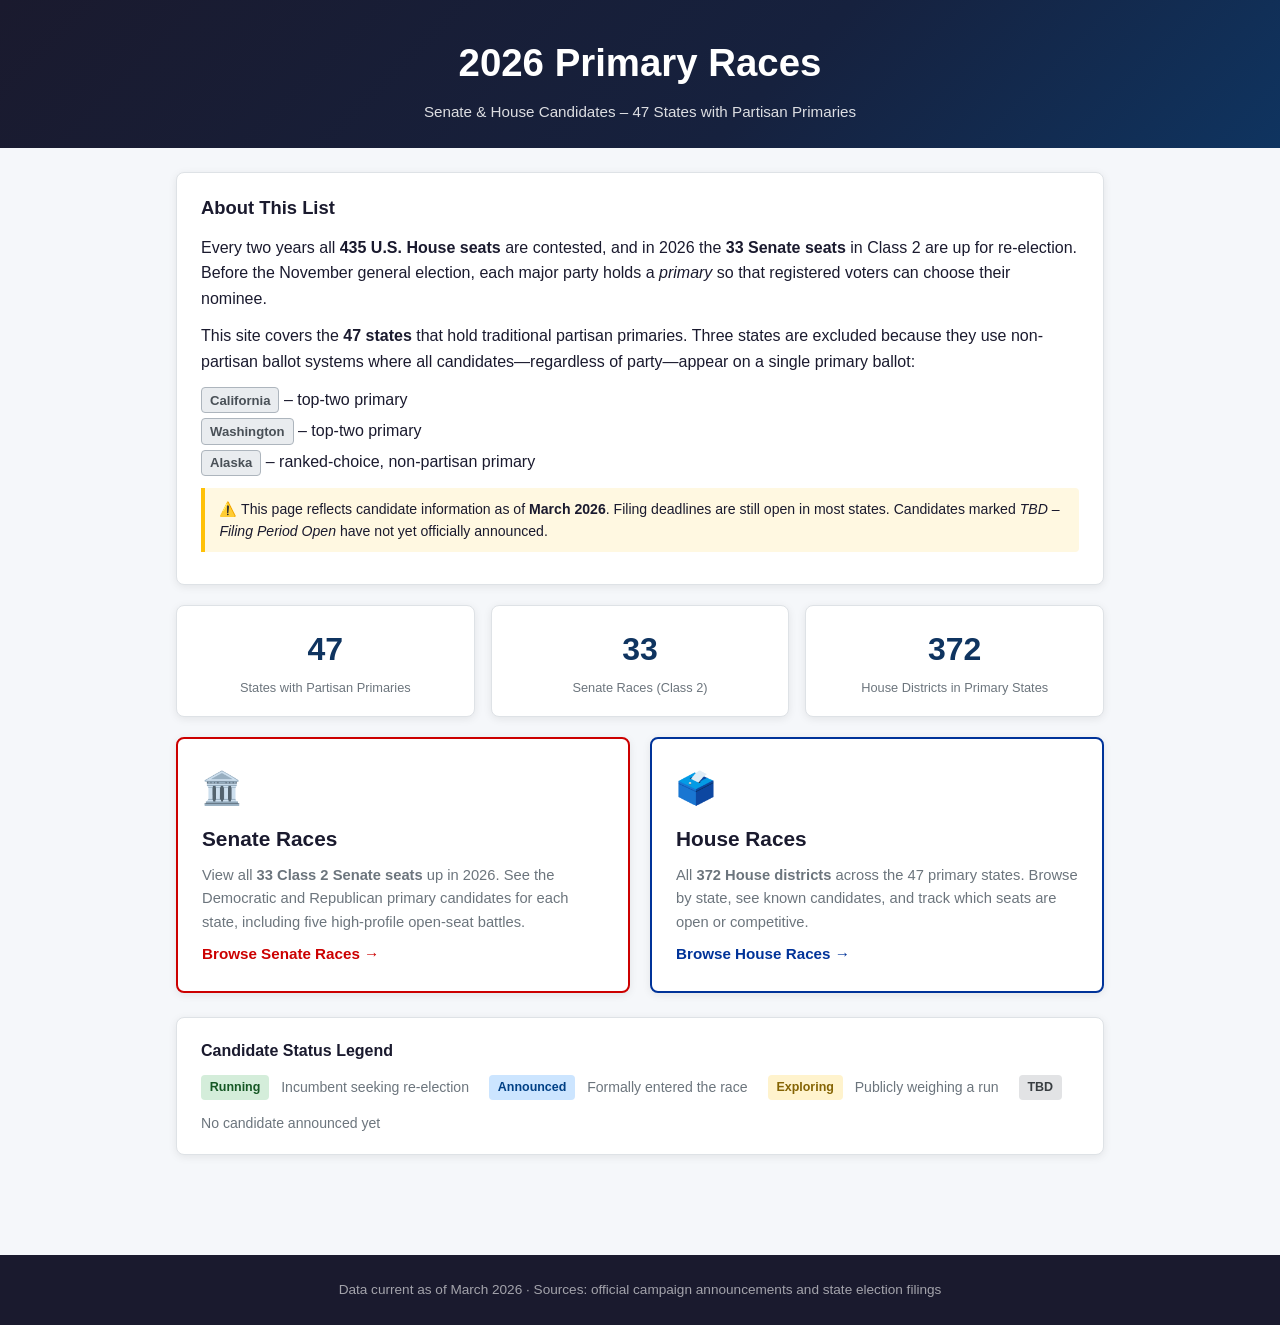
<file: index.html>
<!DOCTYPE html>
<html lang="en">
<head>
  <meta charset="UTF-8" />
  <meta name="viewport" content="width=device-width, initial-scale=1.0" />
  <title>2026 Primary Races – Senate &amp; House</title>
  <link rel="stylesheet" href="css/styles.css" />
</head>
<body>
  <header class="site-header">
    <div class="header-inner">
      <h1>2026 Primary Races</h1>
      <p class="header-sub">Senate &amp; House Candidates – 47 States with Partisan Primaries</p>
    </div>
  </header>

  <main class="main-content">

    <!-- Explainer -->
    <section class="explainer card">
      <h2>About This List</h2>
      <p>
        Every two years all <strong>435 U.S. House seats</strong> are contested, and in 2026 the
        <strong>33 Senate seats</strong> in Class 2 are up for re-election.  Before the
        November general election, each major party holds a <em>primary</em> so that
        registered voters can choose their nominee.
      </p>
      <p>
        This site covers the <strong>47 states</strong> that hold traditional partisan primaries.
        Three states are excluded because they use non-partisan ballot systems where all
        candidates—regardless of party—appear on a single primary ballot:
      </p>
      <ul class="excluded-states">
        <li><span class="state-badge excluded">California</span> – top-two primary</li>
        <li><span class="state-badge excluded">Washington</span> – top-two primary</li>
        <li><span class="state-badge excluded">Alaska</span> – ranked-choice, non-partisan primary</li>
      </ul>
      <p class="note">
        ⚠️ This page reflects candidate information as of <strong>March 2026</strong>.
        Filing deadlines are still open in most states.  Candidates marked
        <em>TBD – Filing Period Open</em> have not yet officially announced.
      </p>
    </section>

    <!-- Quick stats -->
    <section class="stats-row">
      <div class="stat-card">
        <span class="stat-number">47</span>
        <span class="stat-label">States with Partisan Primaries</span>
      </div>
      <div class="stat-card">
        <span class="stat-number">33</span>
        <span class="stat-label">Senate Races (Class 2)</span>
      </div>
      <div class="stat-card">
        <span class="stat-number">372</span>
        <span class="stat-label">House Districts in Primary States</span>
      </div>
    </section>

    <!-- Navigation cards -->
    <section class="nav-cards">
      <a href="senate.html" class="nav-card senate-card">
        <div class="nav-card-icon">🏛️</div>
        <h2>Senate Races</h2>
        <p>
          View all <strong>33 Class 2 Senate seats</strong> up in 2026.  See the
          Democratic and Republican primary candidates for each state, including
          five high-profile open-seat battles.
        </p>
        <span class="nav-card-cta">Browse Senate Races →</span>
      </a>

      <a href="house.html" class="nav-card house-card">
        <div class="nav-card-icon">🗳️</div>
        <h2>House Races</h2>
        <p>
          All <strong>372 House districts</strong> across the 47 primary states.
          Browse by state, see known candidates, and track which seats are open
          or competitive.
        </p>
        <span class="nav-card-cta">Browse House Races →</span>
      </a>
    </section>

    <!-- Legend -->
    <section class="legend card">
      <h2>Candidate Status Legend</h2>
      <div class="legend-items">
        <span class="status-badge status-Running">Running</span>
        <span class="legend-desc">Incumbent seeking re-election</span>

        <span class="status-badge status-Announced">Announced</span>
        <span class="legend-desc">Formally entered the race</span>

        <span class="status-badge status-Exploring">Exploring</span>
        <span class="legend-desc">Publicly weighing a run</span>

        <span class="status-badge status-TBD">TBD</span>
        <span class="legend-desc">No candidate announced yet</span>
      </div>
    </section>

  </main>

  <footer class="site-footer">
    <p>Data current as of March 2026 · Sources: official campaign announcements and state election filings</p>
  </footer>
</body>
</html>
</file>
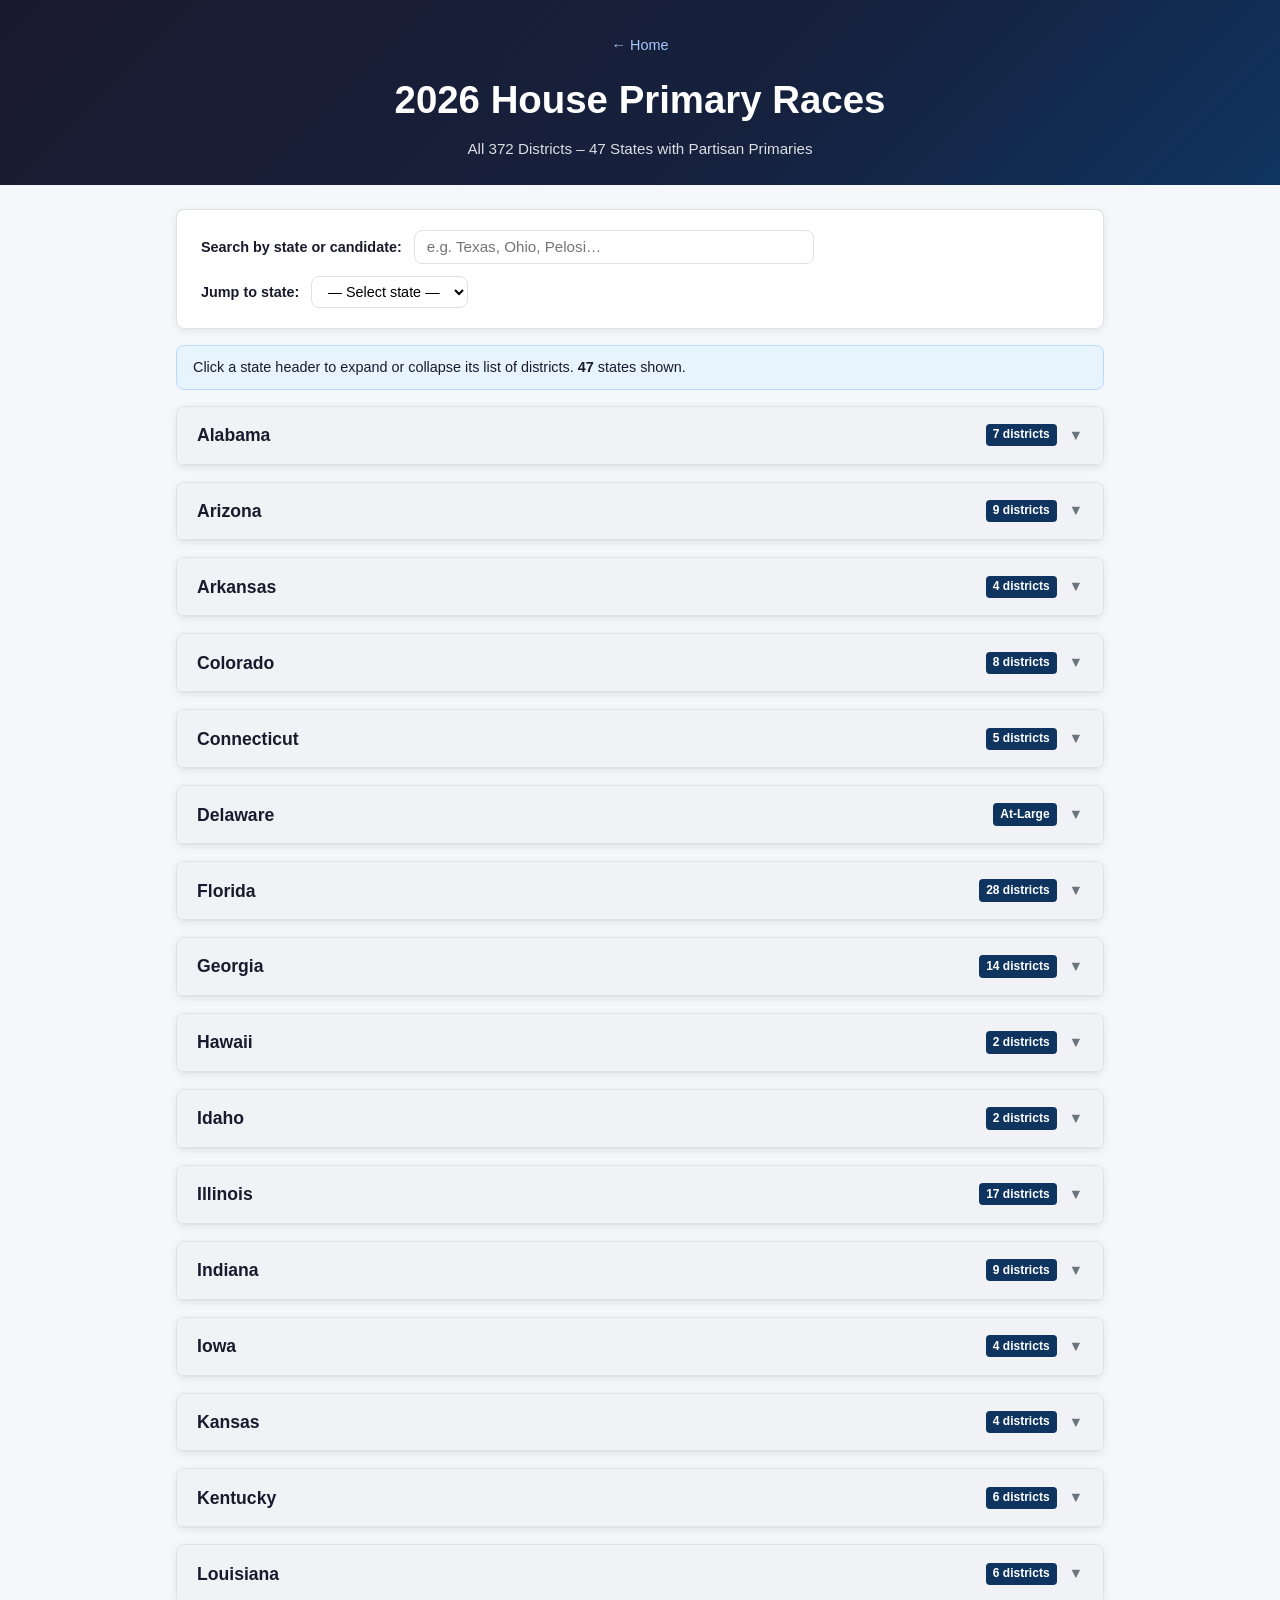
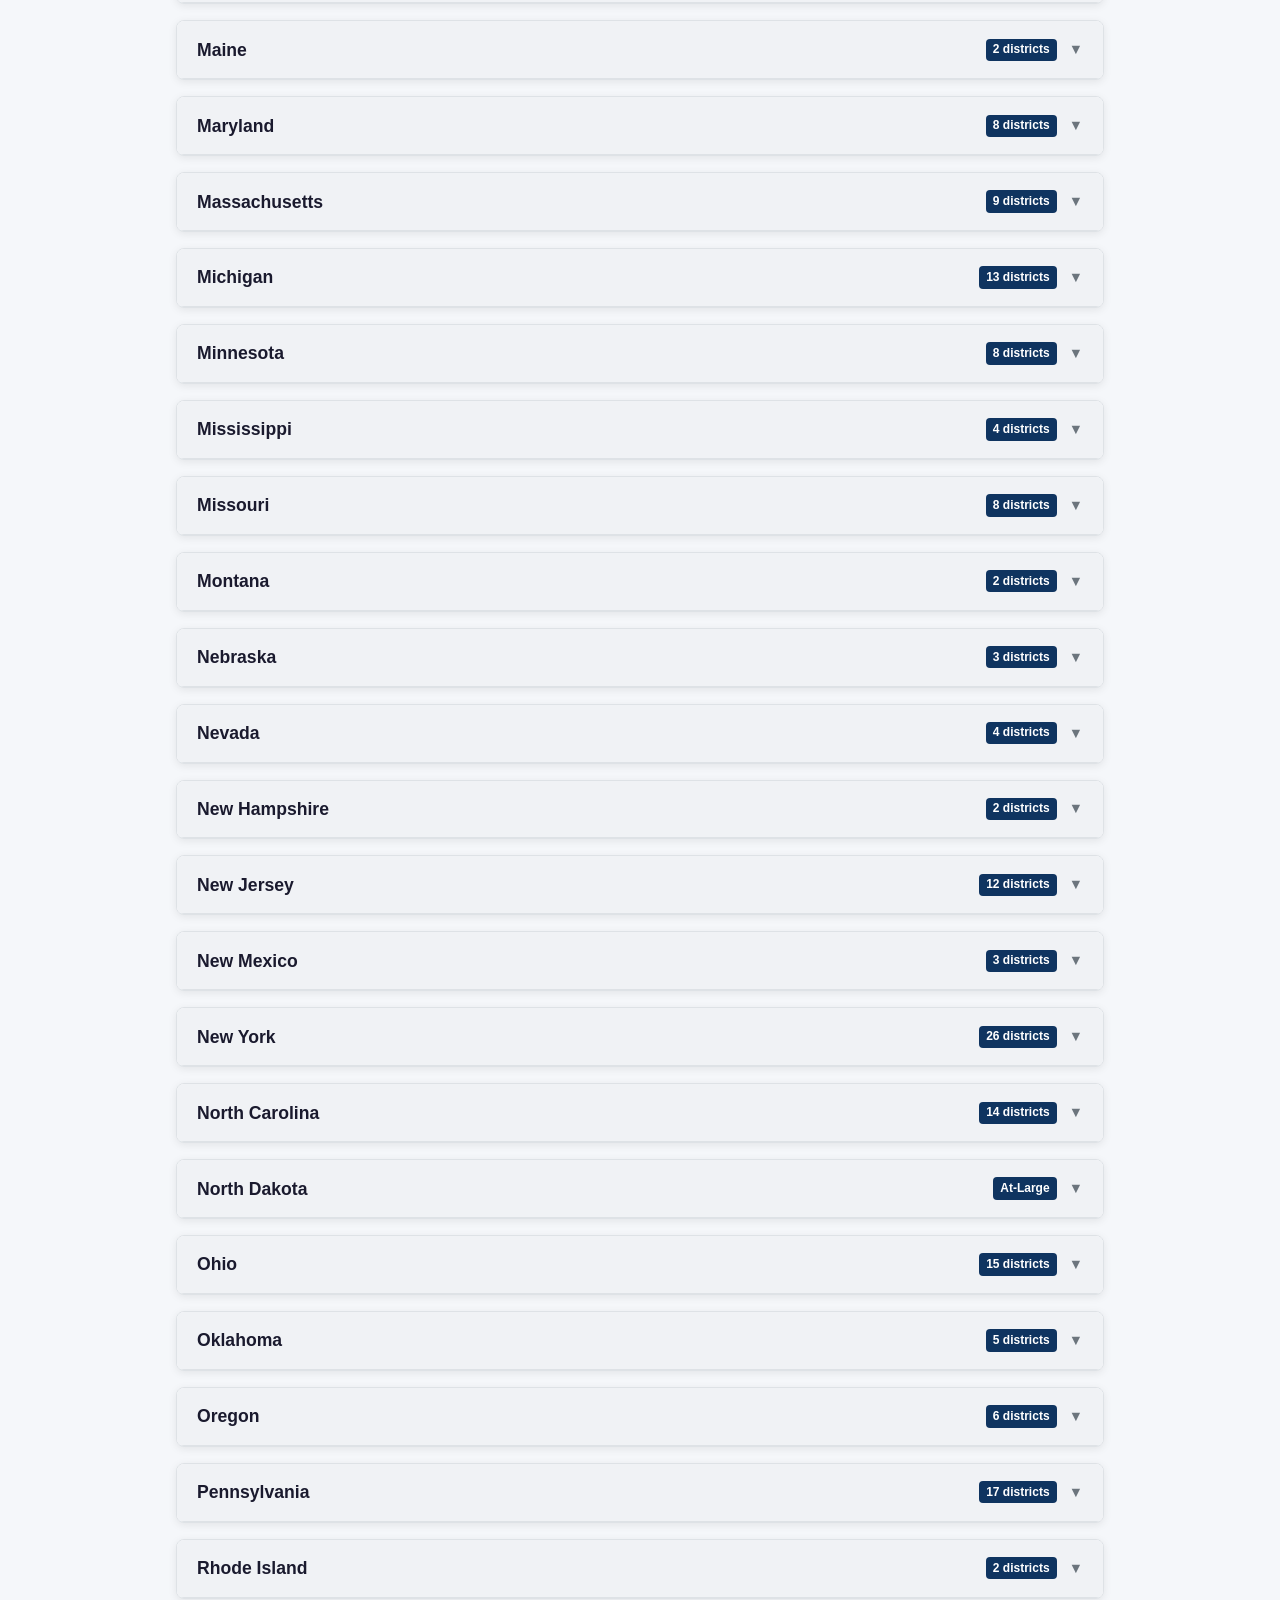
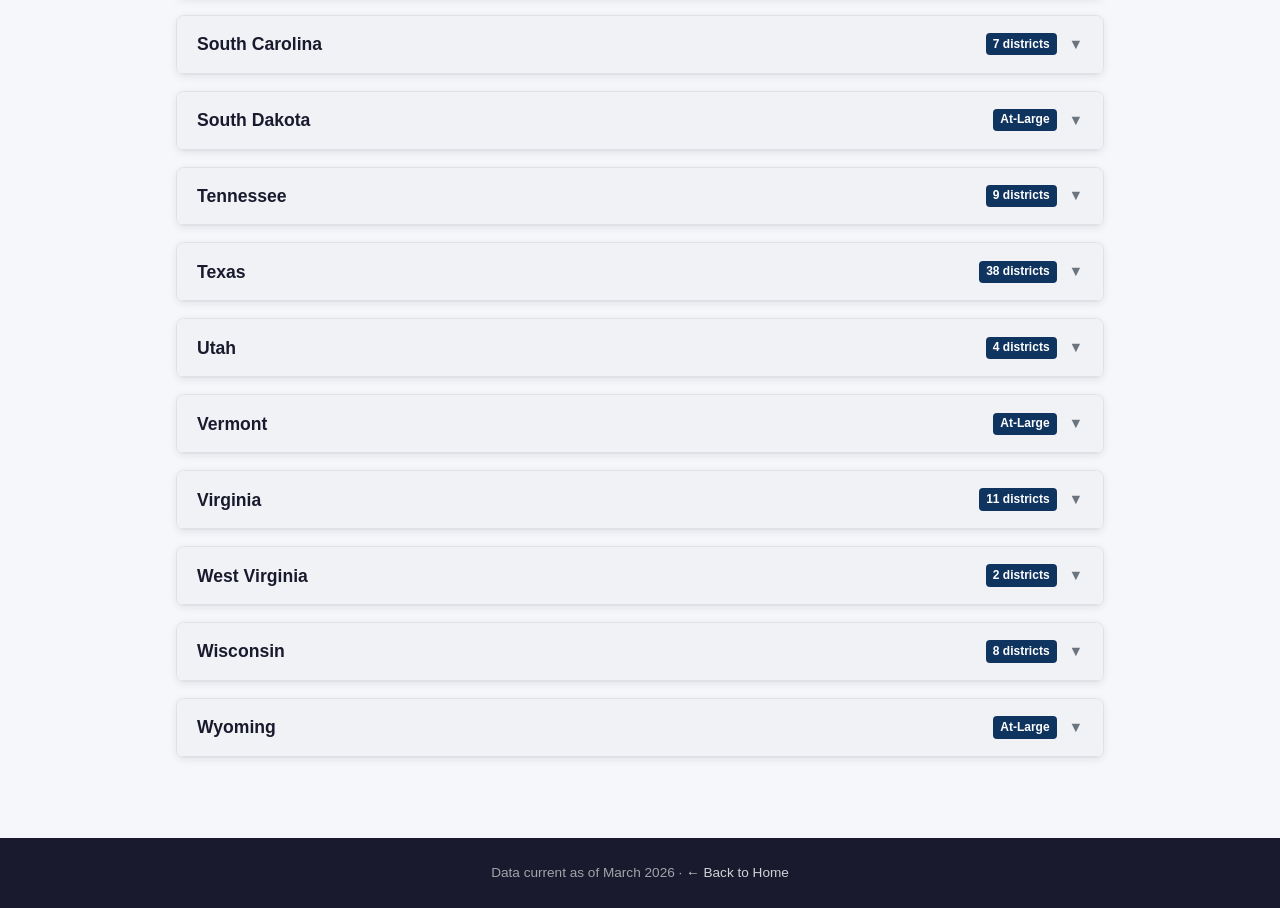
<file: house.html>
<!DOCTYPE html>
<html lang="en">
<head>
  <meta charset="UTF-8" />
  <meta name="viewport" content="width=device-width, initial-scale=1.0" />
  <title>2026 House Primary Races</title>
  <link rel="stylesheet" href="css/styles.css" />
</head>
<body>
  <header class="site-header">
    <div class="header-inner">
      <a href="index.html" class="back-link">← Home</a>
      <h1>2026 House Primary Races</h1>
      <p class="header-sub">All 372 Districts – 47 States with Partisan Primaries</p>
    </div>
  </header>

  <main class="main-content">

    <!-- Controls -->
    <section class="controls card">
      <div class="control-group">
        <label for="house-search">Search by state or candidate:</label>
        <input
          type="text"
          id="house-search"
          placeholder="e.g. Texas, Ohio, Pelosi…"
          class="search-input"
          aria-label="Search House races"
        />
      </div>
      <div class="control-group">
        <label>Jump to state:</label>
        <select id="state-jump" class="state-select" aria-label="Jump to a state">
          <option value="">— Select state —</option>
        </select>
      </div>
    </section>

    <p class="info-banner">
      Click a state header to expand or collapse its list of districts.
      <strong id="house-count">…</strong> states shown.
    </p>

    <!-- State accordion list -->
    <div id="house-list" class="race-list">
      <!-- Populated by house.js -->
    </div>

  </main>

  <footer class="site-footer">
    <p>Data current as of March 2026 · <a href="index.html">← Back to Home</a></p>
  </footer>

  <script src="js/data.js"></script>
  <script src="js/house.js"></script>
</body>
</html>
</file>
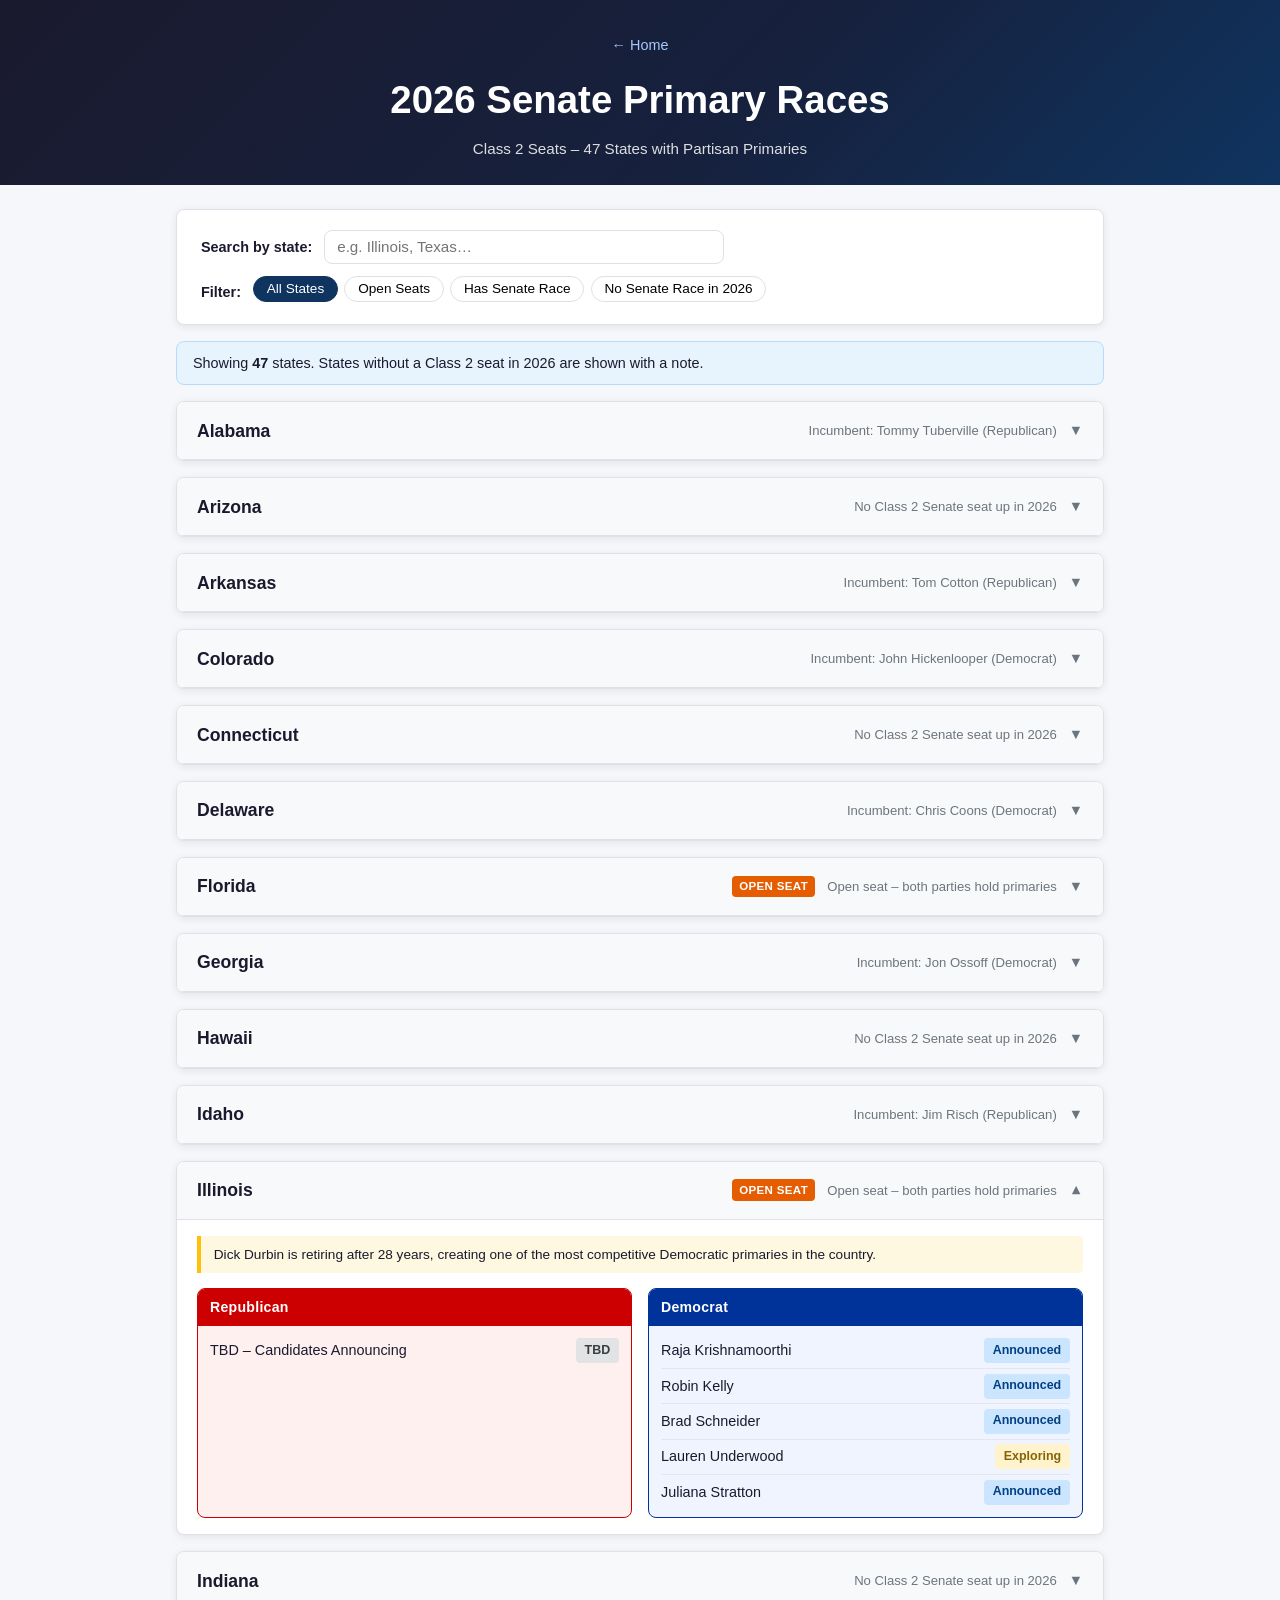
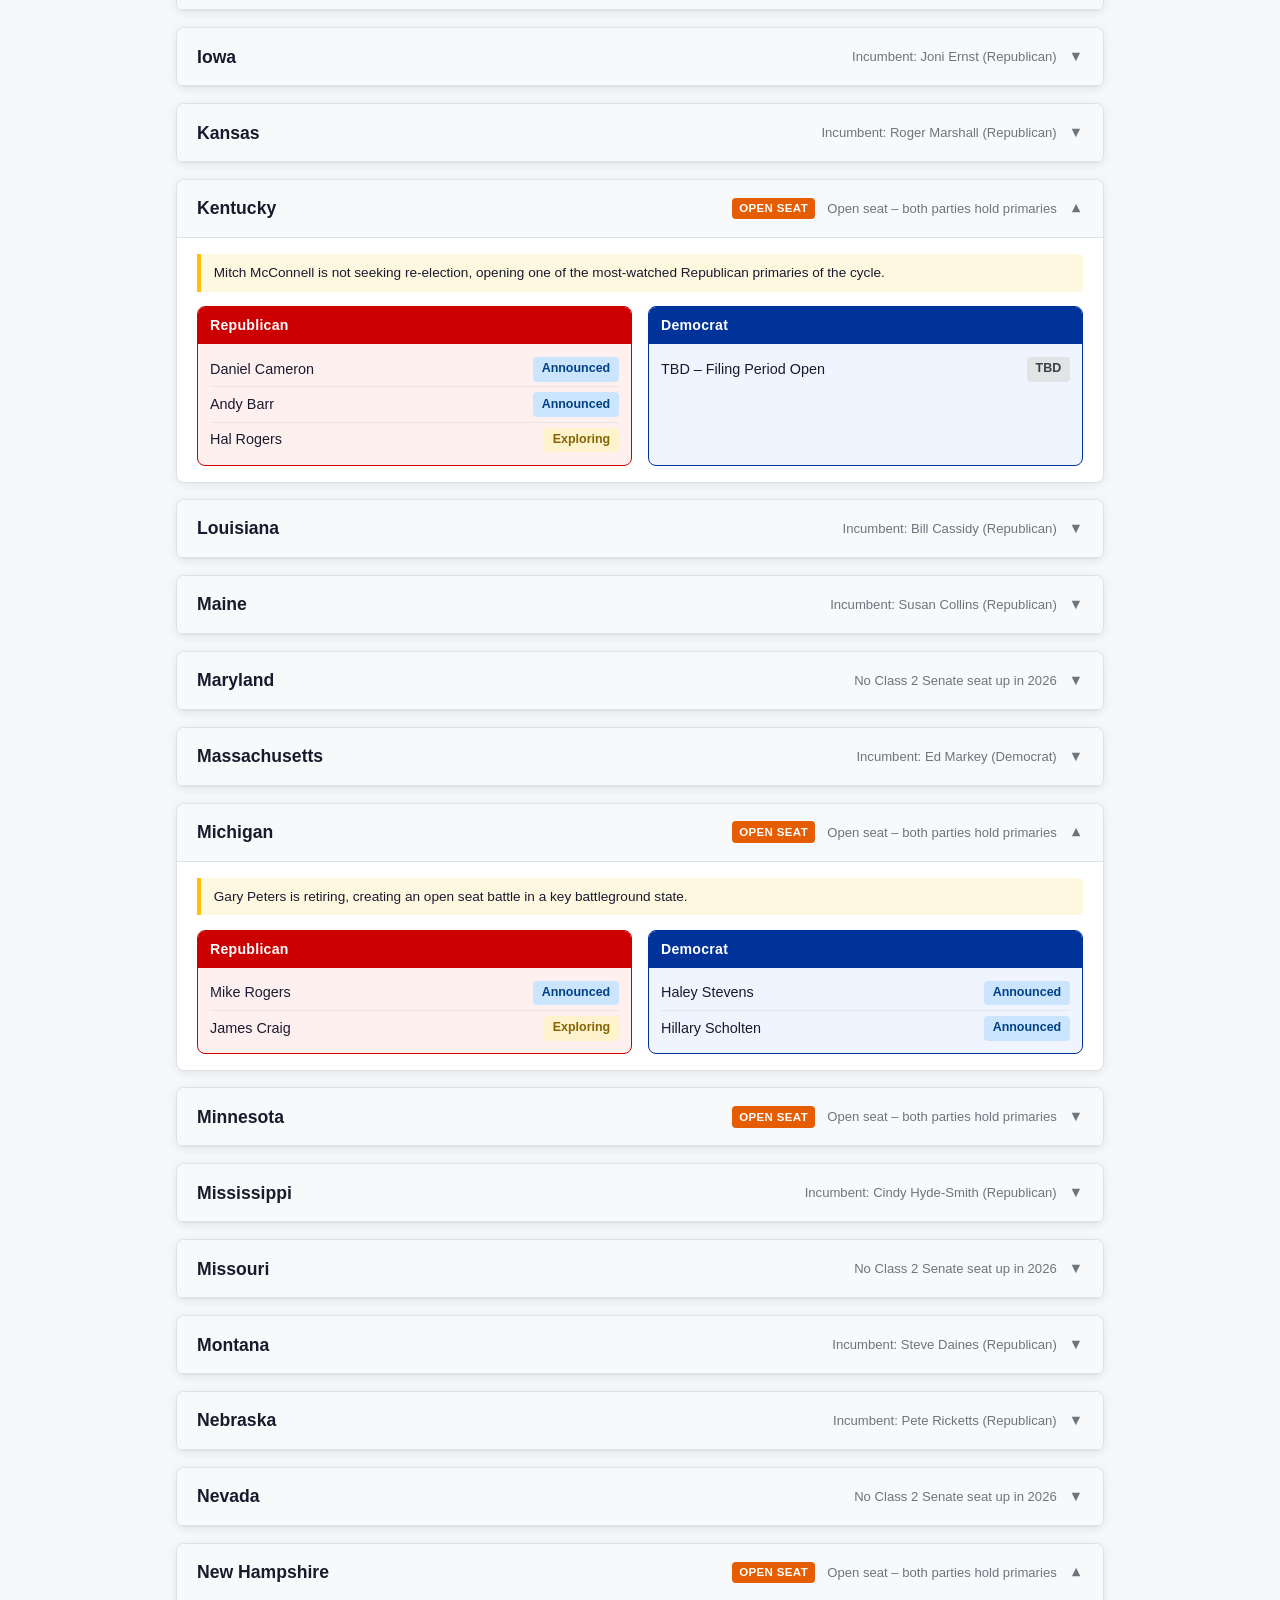
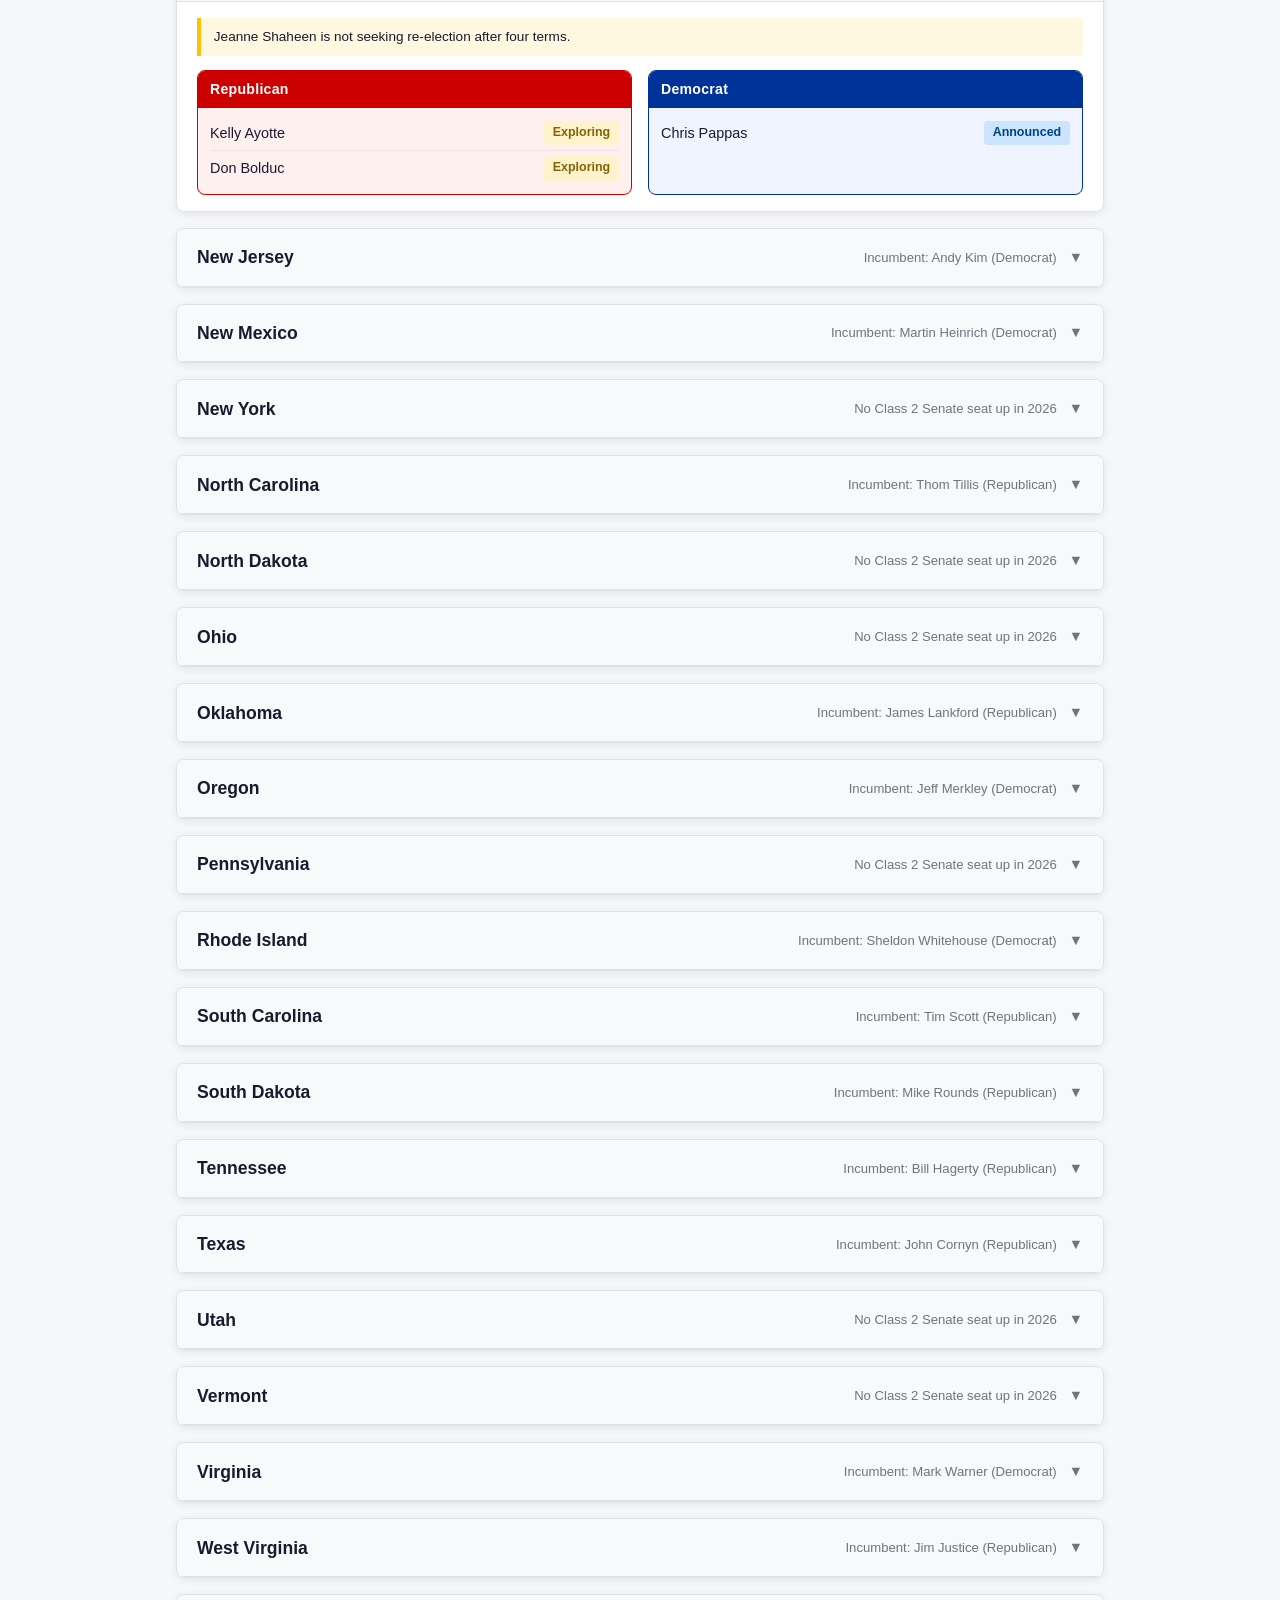
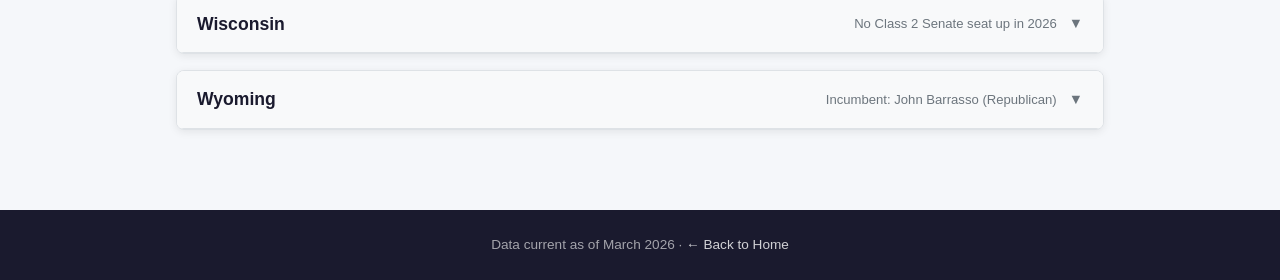
<file: senate.html>
<!DOCTYPE html>
<html lang="en">
<head>
  <meta charset="UTF-8" />
  <meta name="viewport" content="width=device-width, initial-scale=1.0" />
  <title>2026 Senate Primary Races</title>
  <link rel="stylesheet" href="css/styles.css" />
</head>
<body>
  <header class="site-header">
    <div class="header-inner">
      <a href="index.html" class="back-link">← Home</a>
      <h1>2026 Senate Primary Races</h1>
      <p class="header-sub">Class 2 Seats – 47 States with Partisan Primaries</p>
    </div>
  </header>

  <main class="main-content">

    <!-- Controls -->
    <section class="controls card">
      <div class="control-group">
        <label for="senate-search">Search by state:</label>
        <input
          type="text"
          id="senate-search"
          placeholder="e.g. Illinois, Texas…"
          class="search-input"
          aria-label="Search states"
        />
      </div>
      <div class="control-group">
        <label>Filter:</label>
        <div class="filter-buttons" role="group" aria-label="Filter Senate races">
          <button class="filter-btn active" data-filter="all">All States</button>
          <button class="filter-btn" data-filter="open">Open Seats</button>
          <button class="filter-btn" data-filter="has-race">Has Senate Race</button>
          <button class="filter-btn" data-filter="no-race">No Senate Race in 2026</button>
        </div>
      </div>
    </section>

    <!-- Info banner -->
    <p class="info-banner">
      Showing <strong id="senate-count">…</strong> states.
      States without a Class 2 seat in 2026 are shown with a note.
    </p>

    <!-- State list -->
    <div id="senate-list" class="race-list">
      <!-- Populated by senate.js -->
    </div>

  </main>

  <footer class="site-footer">
    <p>Data current as of March 2026 · <a href="index.html">← Back to Home</a></p>
  </footer>

  <script src="js/data.js"></script>
  <script src="js/senate.js"></script>
</body>
</html>
</file>
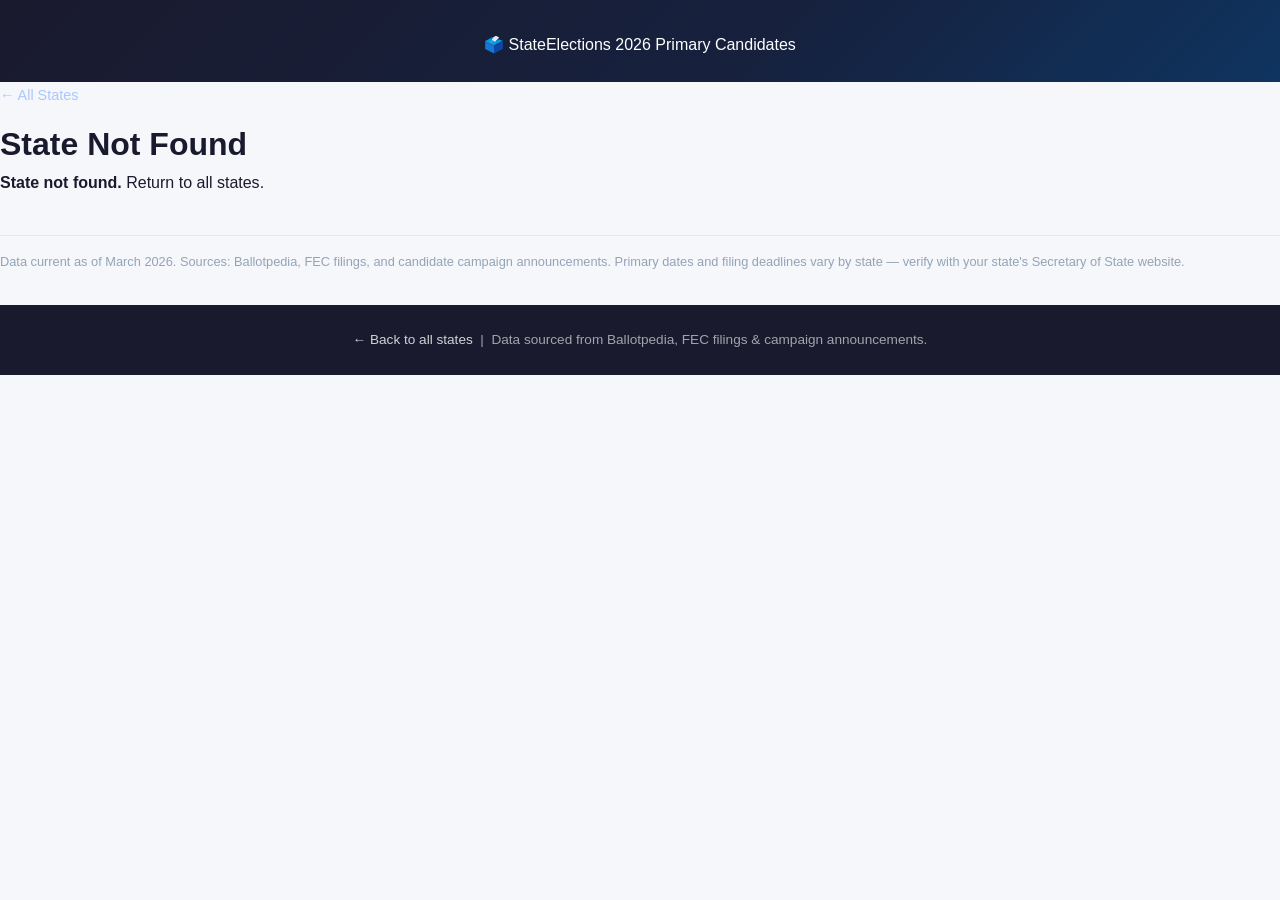
<file: state.html>
<!DOCTYPE html>
<html lang="en">
<head>
  <meta charset="UTF-8" />
  <meta name="viewport" content="width=device-width, initial-scale=1.0" />
  <title>State – 2026 Primary Election Candidates</title>
  <meta name="description"
        content="2026 primary election candidates for this state, organized by race and party affiliation." />
  <link rel="stylesheet" href="css/styles.css" />
</head>
<body>

  <!-- ========== HEADER ========== -->
  <header class="site-header">
    <nav class="navbar">
      <a class="navbar-brand" href="index.html">
        <span class="flag-icon">🗳️</span>
        <span>
          <span class="brand-text">StateElections</span>
          <span class="brand-sub">2026 Primary Candidates</span>
        </span>
      </a>
    </nav>
  </header>

  <!-- ========== MAIN CONTENT ========== -->
  <main class="page-container">

    <!-- Back navigation -->
    <a id="backLink" href="index.html" class="back-link">← All States</a>

    <!-- State header -->
    <div class="state-detail-header">
      <h1 id="stateTitle">Loading…</h1>
      <p class="subtitle" id="stateSubtitle"></p>
    </div>

    <!-- Races & candidates (rendered by state.js) -->
    <div id="racesContainer"></div>

    <!-- Data note -->
    <p style="margin-top:2.5rem;font-size:.8rem;color:#94a3b8;border-top:1px solid #e2e8f0;padding-top:1rem;">
      Data current as of March 2026. Sources: Ballotpedia, FEC filings, and
      candidate campaign announcements. Primary dates and filing deadlines
      vary by state — verify with your state's Secretary of State website.
    </p>

  </main>

  <!-- ========== FOOTER ========== -->
  <footer class="site-footer">
    <p>
      <a href="index.html">← Back to all states</a> &nbsp;|&nbsp;
      Data sourced from Ballotpedia, FEC filings &amp; campaign announcements.
    </p>
  </footer>

  <!-- ========== SCRIPTS ========== -->
  <script src="js/candidates.js"></script>
  <script src="js/state.js"></script>
</body>
</html>
</file>
<file: css/styles.css>
/* ========================================================================
   2026 Primary Races – Stylesheet
   ======================================================================== */

/* ── Reset & base ──────────────────────────────────────────────────────── */
*, *::before, *::after { box-sizing: border-box; margin: 0; padding: 0; }

:root {
  --rep-bg:     #fff0f0;
  --rep-border: #cc0000;
  --rep-badge:  #cc0000;
  --dem-bg:     #f0f4ff;
  --dem-border: #003399;
  --dem-badge:  #003399;
  --open-accent:#e65c00;
  --card-bg:    #ffffff;
  --page-bg:    #f5f7fa;
  --text:       #1a1a2e;
  --muted:      #6c757d;
  --border:     #dee2e6;
  --radius:     8px;
  --shadow:     0 2px 8px rgba(0,0,0,.08);
}

html { font-size: 16px; }

body {
  font-family: -apple-system, BlinkMacSystemFont, "Segoe UI", Roboto, sans-serif;
  background: var(--page-bg);
  color: var(--text);
  line-height: 1.6;
}

a { color: inherit; text-decoration: none; }
a:hover { text-decoration: underline; }

/* ── Site header ───────────────────────────────────────────────────────── */
.site-header {
  background: linear-gradient(135deg, #1a1a2e 0%, #16213e 60%, #0f3460 100%);
  color: #fff;
  padding: 2rem 1rem 1.5rem;
  text-align: center;
}

.header-inner { max-width: 900px; margin: 0 auto; position: relative; }

.site-header h1 { font-size: clamp(1.6rem, 4vw, 2.4rem); font-weight: 700; }
.header-sub     { margin-top: .4rem; opacity: .85; font-size: .95rem; }

.back-link {
  display: inline-block;
  margin-bottom: .75rem;
  color: #a8c8ff;
  font-size: .9rem;
}
.back-link:hover { color: #fff; text-decoration: underline; }

/* ── Main content ──────────────────────────────────────────────────────── */
.main-content {
  max-width: 960px;
  margin: 0 auto;
  padding: 1.5rem 1rem 3rem;
}

/* ── Card ──────────────────────────────────────────────────────────────── */
.card {
  background: var(--card-bg);
  border: 1px solid var(--border);
  border-radius: var(--radius);
  padding: 1.25rem 1.5rem;
  margin-bottom: 1.25rem;
  box-shadow: var(--shadow);
}

/* ── Explainer section ─────────────────────────────────────────────────── */
.explainer h2   { margin-bottom: .75rem; font-size: 1.15rem; }
.explainer p    { margin-bottom: .75rem; }
.explainer ul   { margin: .5rem 0 .75rem 1.25rem; }
.explainer li   { margin-bottom: .3rem; }

.excluded-states { list-style: none; margin-left: 0 !important; }
.excluded-states li { margin-bottom: .3rem; }

.state-badge {
  display: inline-block;
  padding: .1rem .5rem;
  border-radius: 4px;
  font-size: .82rem;
  font-weight: 600;
}
.state-badge.excluded {
  background: #e9ecef;
  color: #495057;
  border: 1px solid #adb5bd;
}

.note {
  background: #fff8e1;
  border-left: 4px solid #ffc107;
  padding: .6rem .9rem;
  border-radius: 0 4px 4px 0;
  font-size: .88rem;
  margin-top: .5rem !important;
}

/* ── Stats row ─────────────────────────────────────────────────────────── */
.stats-row {
  display: flex;
  gap: 1rem;
  flex-wrap: wrap;
  margin-bottom: 1.25rem;
}

.stat-card {
  flex: 1 1 120px;
  background: var(--card-bg);
  border: 1px solid var(--border);
  border-radius: var(--radius);
  padding: 1.1rem 1rem;
  text-align: center;
  box-shadow: var(--shadow);
}
.stat-number {
  display: block;
  font-size: 2rem;
  font-weight: 700;
  color: #0f3460;
}
.stat-label {
  display: block;
  font-size: .8rem;
  color: var(--muted);
  margin-top: .2rem;
}

/* ── Navigation cards ──────────────────────────────────────────────────── */
.nav-cards {
  display: flex;
  gap: 1.25rem;
  flex-wrap: wrap;
  margin-bottom: 1.5rem;
}

.nav-card {
  flex: 1 1 260px;
  background: var(--card-bg);
  border: 2px solid var(--border);
  border-radius: var(--radius);
  padding: 1.5rem;
  box-shadow: var(--shadow);
  display: flex;
  flex-direction: column;
  gap: .5rem;
  transition: transform .15s, box-shadow .15s;
}
.nav-card:hover {
  transform: translateY(-3px);
  box-shadow: 0 6px 18px rgba(0,0,0,.12);
  text-decoration: none;
}

.senate-card { border-color: var(--rep-border); }
.senate-card:hover { background: #fff8f8; }
.house-card  { border-color: var(--dem-border); }
.house-card:hover  { background: #f5f8ff; }

.nav-card-icon { font-size: 2rem; }
.nav-card h2   { font-size: 1.3rem; margin: 0; }
.nav-card p    { color: var(--muted); font-size: .92rem; }
.nav-card-cta  { margin-top: auto; font-weight: 600; font-size: .95rem; }
.senate-card .nav-card-cta { color: var(--rep-border); }
.house-card  .nav-card-cta { color: var(--dem-border); }

/* ── Legend ────────────────────────────────────────────────────────────── */
.legend h2       { margin-bottom: .75rem; font-size: 1rem; }
.legend-items    { display: flex; flex-wrap: wrap; gap: .75rem; align-items: center; }
.legend-desc     { font-size: .88rem; color: var(--muted); margin-right: .5rem; }

/* ── Status badges ─────────────────────────────────────────────────────── */
.status-badge {
  display: inline-block;
  padding: .15rem .55rem;
  border-radius: 4px;
  font-size: .78rem;
  font-weight: 600;
  white-space: nowrap;
}
.status-Running   { background: #d4edda; color: #155724; }
.status-Announced { background: #cce5ff; color: #004085; }
.status-Exploring { background: #fff3cd; color: #856404; }
.status-TBD       { background: #e2e3e5; color: #383d41; }

/* ── Info banner ────────────────────────────────────────────────────────── */
.info-banner {
  background: #e8f4fd;
  border: 1px solid #b8daff;
  border-radius: var(--radius);
  padding: .6rem 1rem;
  font-size: .9rem;
  margin-bottom: 1rem;
}

/* ── Controls ───────────────────────────────────────────────────────────── */
.controls { margin-bottom: 1rem; }
.control-group {
  display: flex;
  align-items: flex-start;
  gap: .75rem;
  flex-wrap: wrap;
  margin-bottom: .75rem;
}
.control-group:last-child { margin-bottom: 0; }
.control-group label { font-weight: 600; font-size: .9rem; white-space: nowrap; padding-top: .35rem; }

.search-input {
  flex: 1 1 200px;
  padding: .45rem .75rem;
  border: 1px solid var(--border);
  border-radius: var(--radius);
  font-size: .95rem;
  outline: none;
  max-width: 400px;
}
.search-input:focus { border-color: #80bdff; box-shadow: 0 0 0 2px rgba(0,123,255,.2); }

.filter-buttons { display: flex; flex-wrap: wrap; gap: .4rem; }
.filter-btn {
  padding: .3rem .8rem;
  border: 1px solid var(--border);
  border-radius: 20px;
  background: #fff;
  cursor: pointer;
  font-size: .85rem;
  transition: background .1s, border-color .1s;
}
.filter-btn:hover  { background: #f8f9fa; border-color: #adb5bd; }
.filter-btn.active { background: #0f3460; color: #fff; border-color: #0f3460; }

.state-select {
  padding: .4rem .7rem;
  border: 1px solid var(--border);
  border-radius: var(--radius);
  font-size: .9rem;
  background: #fff;
  cursor: pointer;
}

/* ── Race list ──────────────────────────────────────────────────────────── */
.race-list { display: flex; flex-direction: column; gap: 1rem; }

/* ── State section ──────────────────────────────────────────────────────── */
.state-section {
  background: var(--card-bg);
  border: 1px solid var(--border);
  border-radius: var(--radius);
  box-shadow: var(--shadow);
  overflow: hidden;
}

.state-header {
  display: flex;
  align-items: center;
  gap: .75rem;
  padding: .9rem 1.25rem;
  background: #f8f9fa;
  border-bottom: 1px solid var(--border);
  cursor: pointer;
  user-select: none;
}
.state-header:hover { background: #e9ecef; }

.state-name { font-size: 1.1rem; font-weight: 700; flex: 1; }
.state-meta { font-size: .82rem; color: var(--muted); }

.toggle-icon {
  font-size: .9rem;
  color: var(--muted);
  transition: transform .2s;
  flex-shrink: 0;
}
.state-section.expanded .toggle-icon { transform: rotate(180deg); }

.open-seat-flag {
  display: inline-block;
  background: var(--open-accent);
  color: #fff;
  font-size: .72rem;
  font-weight: 700;
  padding: .1rem .45rem;
  border-radius: 4px;
  text-transform: uppercase;
  letter-spacing: .03em;
}

/* ── State body ─────────────────────────────────────────────────────────── */
.state-body {
  display: none;
  padding: 1rem 1.25rem;
}
.state-section.expanded .state-body { display: block; }

.race-note {
  background: #fff8e1;
  border-left: 4px solid #ffc107;
  padding: .5rem .8rem;
  border-radius: 0 4px 4px 0;
  font-size: .85rem;
  margin-bottom: .9rem;
}

.no-race-notice {
  color: var(--muted);
  font-style: italic;
  font-size: .9rem;
}

/* ── Party columns ──────────────────────────────────────────────────────── */
.party-columns {
  display: grid;
  grid-template-columns: 1fr 1fr;
  gap: 1rem;
}
@media (max-width: 560px) {
  .party-columns { grid-template-columns: 1fr; }
}

.party-col {
  border-radius: var(--radius);
  border: 1px solid var(--border);
  overflow: hidden;
}
.party-col.republican { border-color: var(--rep-border); background: var(--rep-bg); }
.party-col.democrat   { border-color: var(--dem-border); background: var(--dem-bg); }

.party-col-header {
  padding: .45rem .75rem;
  font-weight: 700;
  font-size: .88rem;
  color: #fff;
  letter-spacing: .02em;
}
.party-col.republican .party-col-header { background: var(--rep-badge); }
.party-col.democrat   .party-col-header { background: var(--dem-badge); }

.candidate-list {
  list-style: none;
  padding: .5rem .75rem;
}
.candidate-item {
  display: flex;
  align-items: center;
  justify-content: space-between;
  padding: .3rem 0;
  border-bottom: 1px solid rgba(0,0,0,.06);
  gap: .5rem;
}
.candidate-item:last-child { border-bottom: none; }

.candidate-name {
  font-size: .9rem;
  flex: 1;
}
.candidate-name.incumbent::after {
  content: " ★";
  font-size: .75rem;
  color: #856404;
  opacity: .8;
}

/* ── District accordion (House page) ────────────────────────────────────── */
.district-list {
  display: flex;
  flex-direction: column;
  gap: .5rem;
  padding: .5rem 0;
}

.district-row {
  border: 1px solid var(--border);
  border-radius: 6px;
  overflow: hidden;
}

.district-header {
  display: flex;
  align-items: center;
  gap: .6rem;
  padding: .55rem .9rem;
  background: #fafbfc;
  cursor: pointer;
  font-size: .9rem;
  user-select: none;
}
.district-header:hover { background: #f0f2f5; }

.district-label { font-weight: 600; flex: 1; }
.district-note-inline { font-size: .78rem; color: var(--muted); font-style: italic; }

.district-body {
  display: none;
  padding: .65rem .9rem;
  border-top: 1px solid var(--border);
}
.district-row.expanded .district-body { display: block; }
.district-row.expanded .toggle-icon   { transform: rotate(180deg); }

/* ── House state header ──────────────────────────────────────────────────── */
.house-state-header {
  display: flex;
  align-items: center;
  gap: .75rem;
  padding: .9rem 1.25rem;
  background: #f0f2f5;
  border-bottom: 1px solid var(--border);
  cursor: pointer;
  user-select: none;
}
.house-state-header:hover { background: #e4e6ea; }

.district-count-badge {
  background: #0f3460;
  color: #fff;
  font-size: .75rem;
  font-weight: 700;
  padding: .1rem .45rem;
  border-radius: 4px;
}

/* ── Utility ────────────────────────────────────────────────────────────── */
.hidden { display: none !important; }
.text-muted { color: var(--muted); font-size: .88rem; }

/* ── Site footer ────────────────────────────────────────────────────────── */
.site-footer {
  text-align: center;
  padding: 1.5rem 1rem;
  background: #1a1a2e;
  color: rgba(255,255,255,.6);
  font-size: .85rem;
  margin-top: 2rem;
}
.site-footer a { color: rgba(255,255,255,.8); }
.site-footer a:hover { color: #fff; }
</file>
